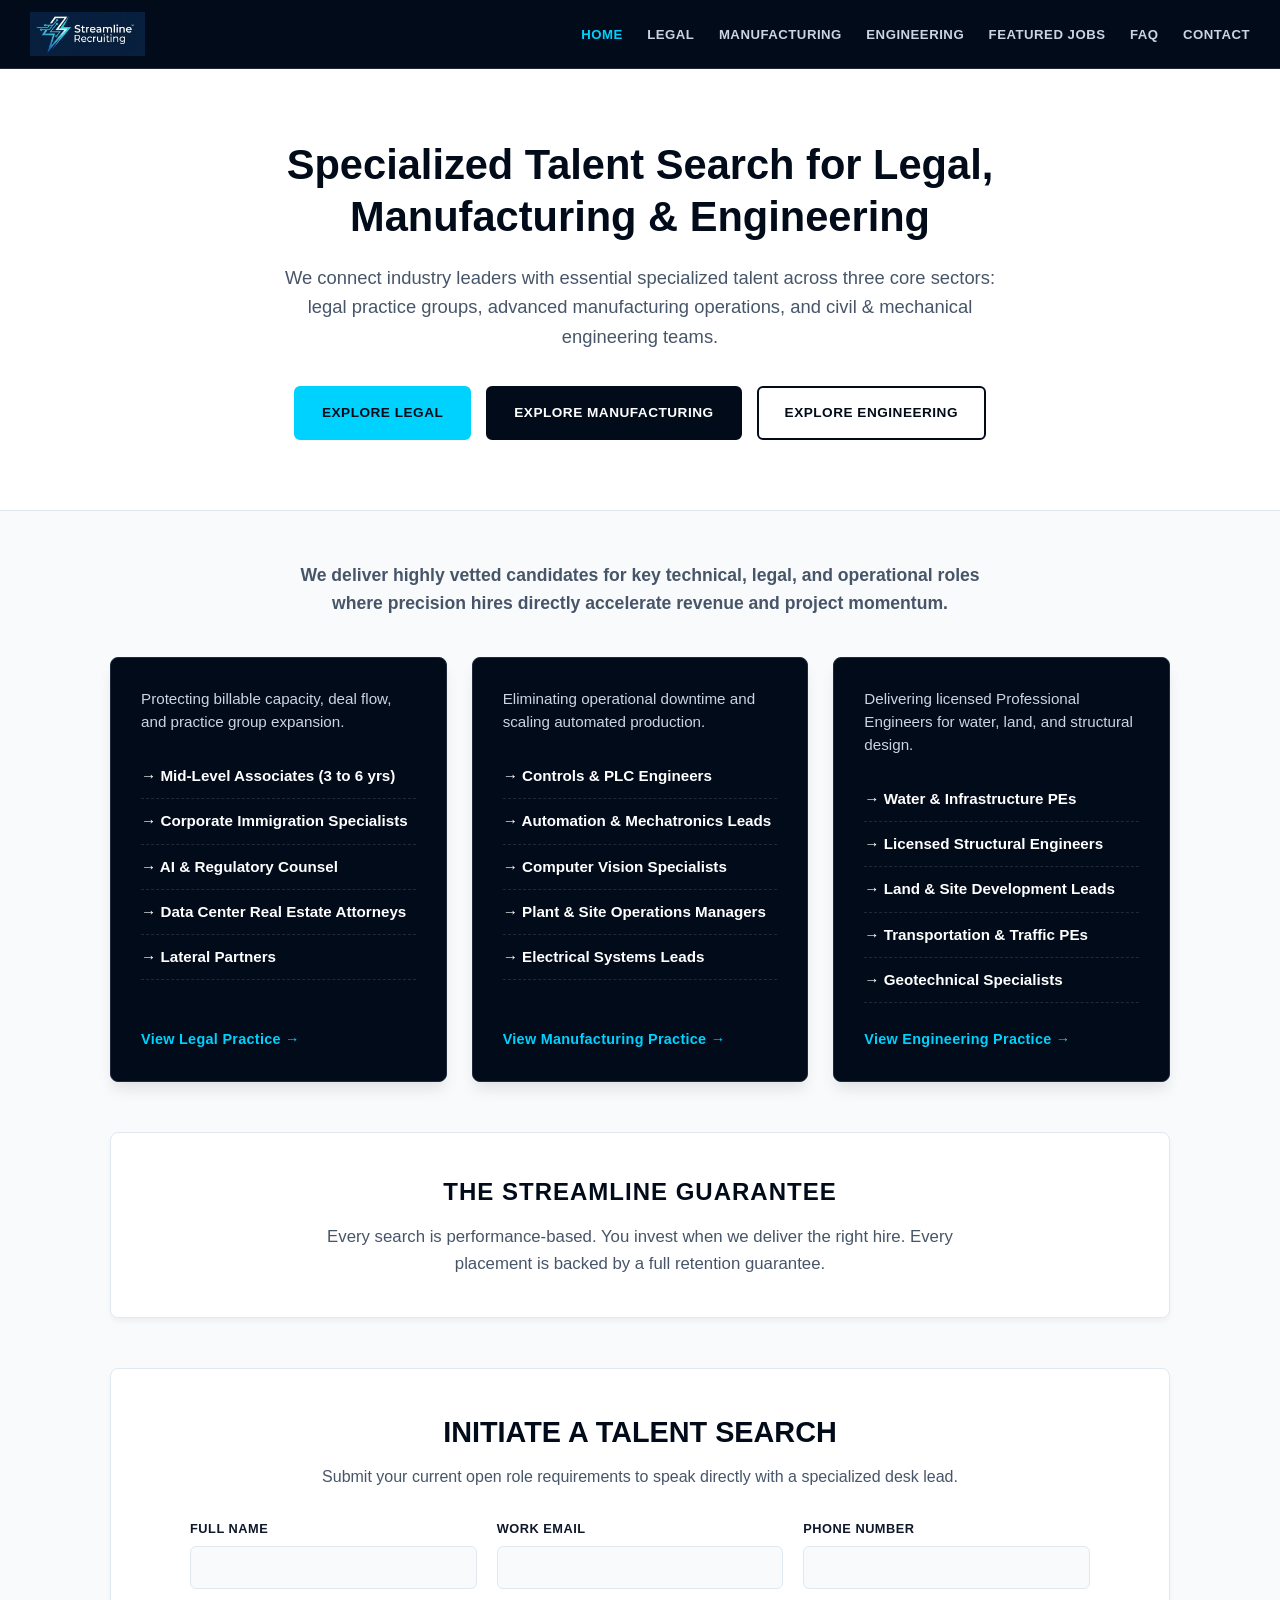
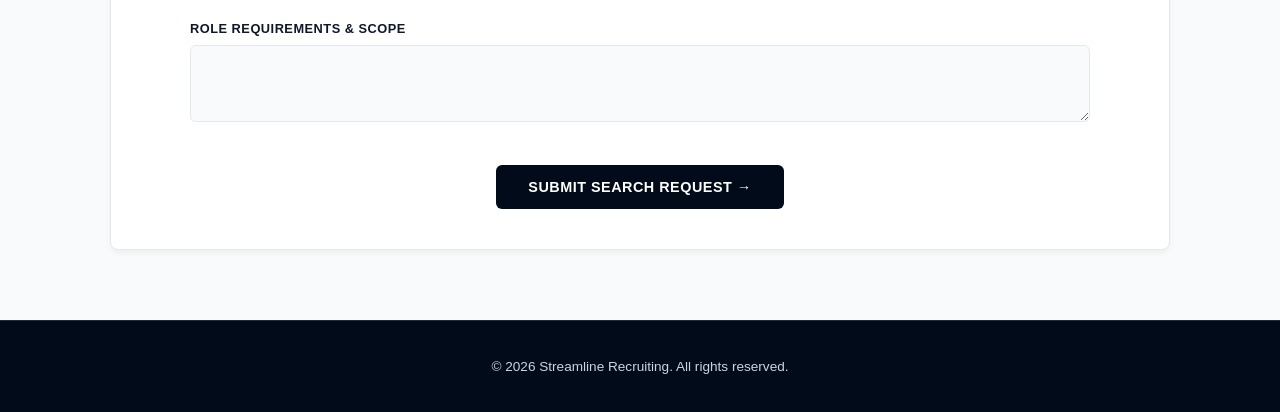
<file: index.html>
<!DOCTYPE html>
<html lang="en">
<head>
    <meta charset="UTF-8">
    <meta name="viewport" content="width=device-width, initial-scale=1.0">
    <title>Streamline Recruiting | Legal, Manufacturing & Engineering Search</title>
    <meta name="description" content="Specialized executive and technical search for Legal, Advanced Manufacturing, and Engineering teams. Streamline Recruiting delivers precision talent.">
    <link rel="canonical" href="https://slrsearch.com/index.html">
    <link rel="stylesheet" href="style.css">
    <style>
        /* Bottom Lead Capture Form Section */
        .bottom-form-section {
            background-color: #ffffff;
            border: 1px solid var(--border-light);
            border-radius: 8px;
            padding: 40px;
            margin-top: 50px;
            box-shadow: 0 4px 6px -1px rgba(0, 0, 0, 0.05);
        }

        .bottom-form-section h2 {
            font-size: 1.8rem;
            color: var(--brand-navy);
            font-weight: 800;
            text-align: center;
            margin-bottom: 8px;
        }

        .bottom-form-section p {
            text-align: center;
            color: var(--text-muted);
            margin-bottom: 30px;
            font-size: 1rem;
        }

        .form-grid {
            display: grid;
            grid-template-columns: repeat(3, 1fr);
            gap: 20px;
            max-width: 900px;
            margin: 0 auto;
        }

        .form-group-full {
            grid-column: 1 / -1;
            margin-top: 10px;
        }

        .form-label {
            display: block;
            font-size: 0.8rem;
            font-weight: 700;
            color: var(--text-dark);
            margin-bottom: 6px;
            text-transform: uppercase;
            letter-spacing: 0.5px;
        }

        .form-input, .form-textarea {
            width: 100%;
            padding: 12px 14px;
            border: 1px solid var(--border-light);
            border-radius: 6px;
            font-size: 0.95rem;
            font-family: inherit;
            background-color: var(--bg-main);
            color: var(--text-dark);
        }

        .form-input:focus, .form-textarea:focus {
            outline: none;
            border-color: var(--brand-blue);
            background-color: #ffffff;
        }

        .submit-btn-wrap {
            grid-column: 1 / -1;
            text-align: center;
            margin-top: 15px;
        }

        .btn-submit {
            background-color: var(--brand-navy);
            color: #ffffff;
            border: none;
            padding: 14px 32px;
            font-weight: 700;
            font-size: 0.9rem;
            text-transform: uppercase;
            letter-spacing: 0.5px;
            border-radius: 6px;
            cursor: pointer;
            transition: all 0.2s ease-in-out;
        }

        .btn-submit:hover {
            opacity: 0.9;
            transform: translateY(-2px);
        }

        @media (max-width: 768px) {
            .form-grid {
                grid-template-columns: 1fr;
            }
        }
    </style>
</head>
<body>

    <header>
        <a href="index.html" class="logo-link">
            <img src="SLR Header.png" alt="Streamline Recruiting" class="logo-img">
        </a>
        <nav>
            <a href="index.html" class="active">Home</a>
            <a href="legal.html">Legal</a>
            <a href="manufacturing.html">Manufacturing</a>
            <a href="engineering.html">Engineering</a>
            <a href="jobs.html">Featured Jobs</a>
            <a href="faq.html">FAQ</a>
            <a href="contact.html">Contact</a>
        </nav>
    </header>

    <!-- Clean Centered Hero Section -->
    <section class="hero">
        <div class="hero-container">
            <h1>Specialized Talent Search for Legal, Manufacturing & Engineering</h1>
            <p>We connect industry leaders with essential specialized talent across three core sectors: legal practice groups, advanced manufacturing operations, and civil & mechanical engineering teams.</p>
            
            <div class="cta-group">
                <a href="legal.html" class="btn btn-cyan">Explore Legal</a>
                <a href="manufacturing.html" class="btn btn-navy">Explore Manufacturing</a>
                <a href="engineering.html" class="btn btn-outline">Explore Engineering</a>
            </div>
        </div>
    </section>

    <!-- Main Content Area -->
    <main class="content-section">
        <p class="section-intro">We deliver highly vetted candidates for key technical, legal, and operational roles where precision hires directly accelerate revenue and project momentum.</p>

        <div class="grid-3">
            <!-- Legal Card -->
            <div class="card-dark">
                <div>
                    <p class="card-header">Protecting billable capacity, deal flow, and practice group expansion.</p>
                    <ul>
                        <li>&rarr; Mid-Level Associates (3 to 6 yrs)</li>
                        <li>&rarr; Corporate Immigration Specialists</li>
                        <li>&rarr; AI & Regulatory Counsel</li>
                        <li>&rarr; Data Center Real Estate Attorneys</li>
                        <li>&rarr; Lateral Partners</li>
                    </ul>
                </div>
                <a href="legal.html" class="card-link">View Legal Practice &rarr;</a>
            </div>

            <!-- Manufacturing Card -->
            <div class="card-dark">
                <div>
                    <p class="card-header">Eliminating operational downtime and scaling automated production.</p>
                    <ul>
                        <li>&rarr; Controls & PLC Engineers</li>
                        <li>&rarr; Automation & Mechatronics Leads</li>
                        <li>&rarr; Computer Vision Specialists</li>
                        <li>&rarr; Plant & Site Operations Managers</li>
                        <li>&rarr; Electrical Systems Leads</li>
                    </ul>
                </div>
                <a href="manufacturing.html" class="card-link">View Manufacturing Practice &rarr;</a>
            </div>

            <!-- Engineering Card -->
            <div class="card-dark">
                <div>
                    <p class="card-header">Delivering licensed Professional Engineers for water, land, and structural design.</p>
                    <ul>
                        <li>&rarr; Water & Infrastructure PEs</li>
                        <li>&rarr; Licensed Structural Engineers</li>
                        <li>&rarr; Land & Site Development Leads</li>
                        <li>&rarr; Transportation & Traffic PEs</li>
                        <li>&rarr; Geotechnical Specialists</li>
                    </ul>
                </div>
                <a href="engineering.html" class="card-link">View Engineering Practice &rarr;</a>
            </div>
        </div>

        <!-- Light Standard Card -->
        <div class="standard-banner">
            <h2>THE STREAMLINE GUARANTEE</h2>
            <p>Every search is performance-based. You invest when we deliver the right hire. Every placement is backed by a full retention guarantee.</p>
        </div>

        <!-- Dedicated Bottom Lead Capture Form Section -->
        <div class="bottom-form-section">
            <h2>INITIATE A TALENT SEARCH</h2>
            <p>Submit your current open role requirements to speak directly with a specialized desk lead.</p>
            
            <form action="https://formspree.io/f/mjgpkbyq" method="POST">
                <div class="form-grid">
                    <div>
                        <label class="form-label" for="full-name">Full Name</label>
                        <input type="text" id="full-name" name="name" class="form-input" required>
                    </div>
                    <div>
                        <label class="form-label" for="work-email">Work Email</label>
                        <input type="email" id="work-email" name="email" class="form-input" required>
                    </div>
                    <div>
                        <label class="form-label" for="phone-number">Phone Number</label>
                        <input type="tel" id="phone-number" name="phone" class="form-input">
                    </div>
                    <div class="form-group-full">
                        <label class="form-label" for="role-details">Role Requirements & Scope</label>
                        <textarea id="role-details" name="details" rows="3" class="form-textarea" required></textarea>
                    </div>
                    <div class="submit-btn-wrap">
                        <button type="submit" class="btn-submit">Submit Search Request &rarr;</button>
                    </div>
                </div>
            </form>
        </div>
    </main>

    <footer>
        &copy; 2026 Streamline Recruiting. All rights reserved.
    </footer>

</body>
</html>
</file>
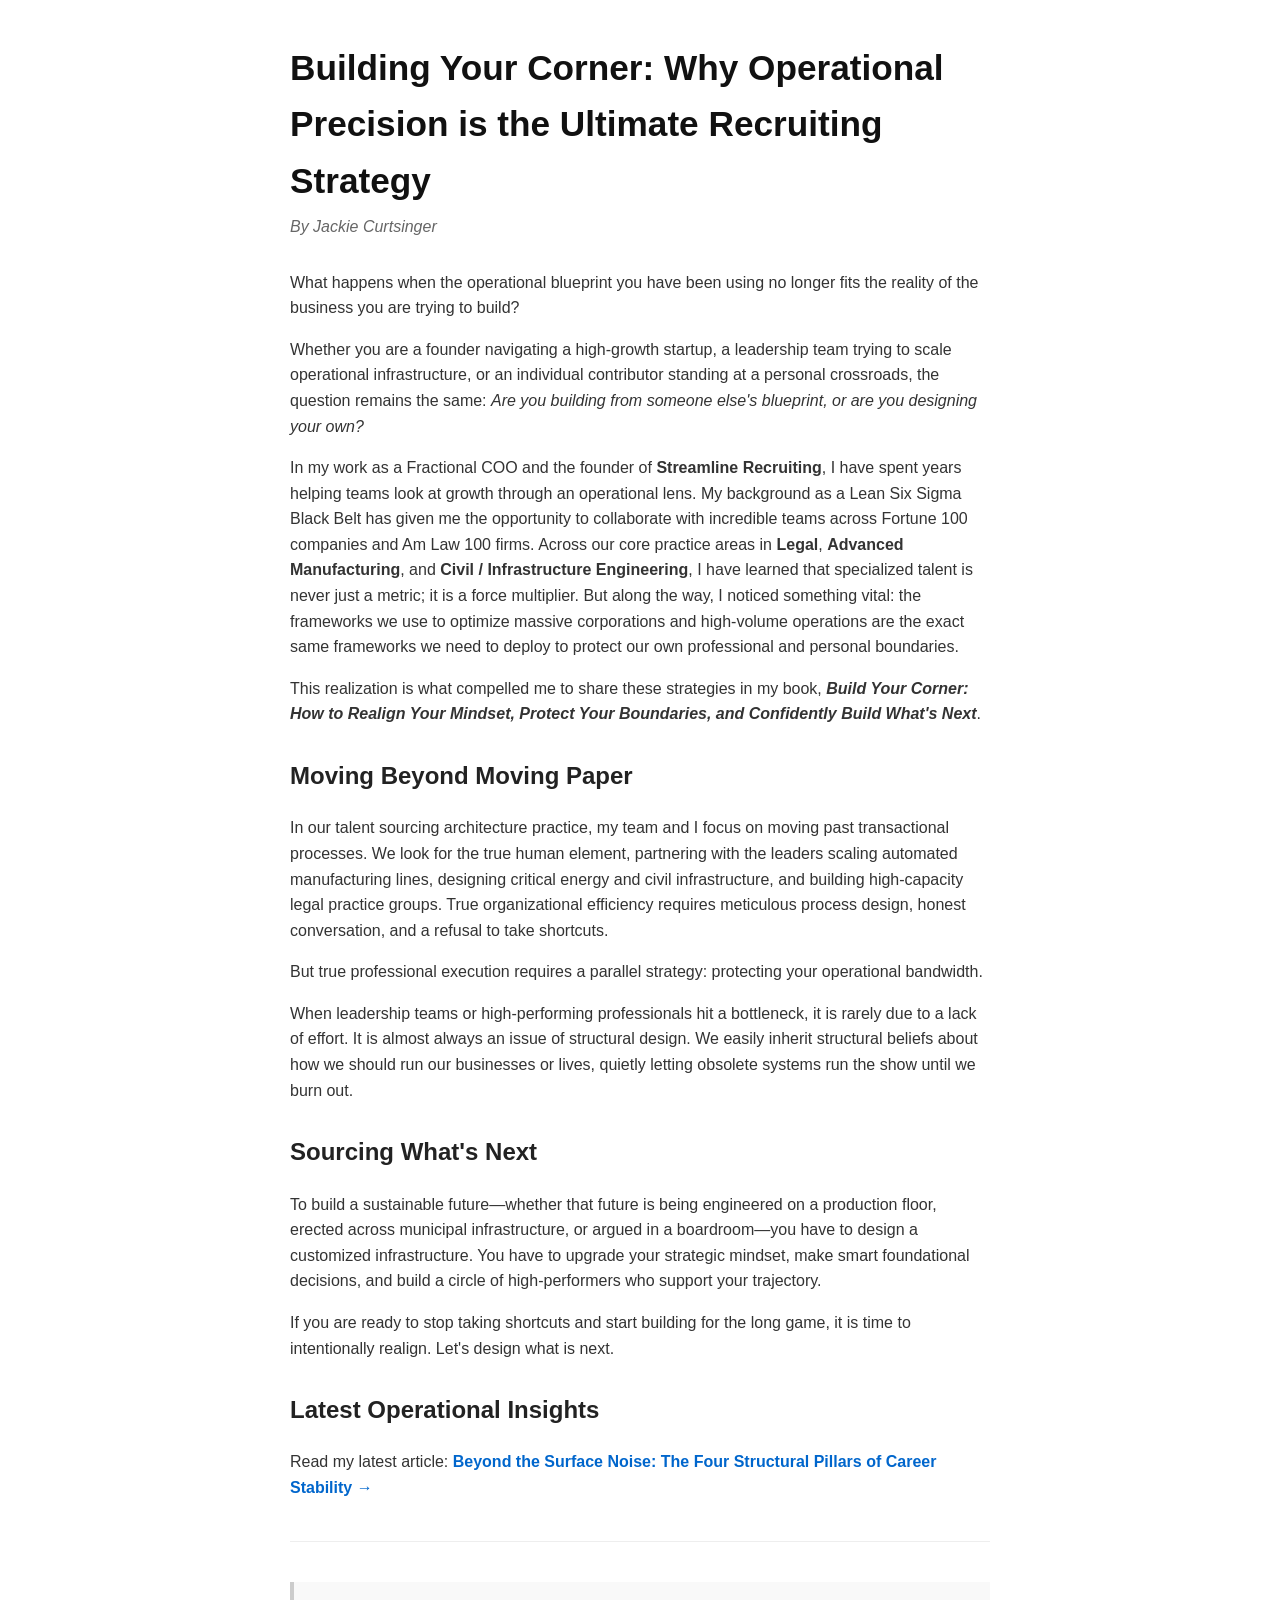
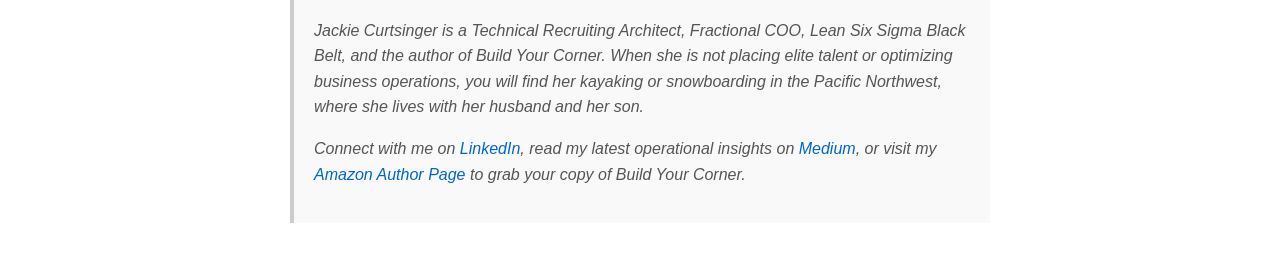
<file: blog.html>
<!DOCTYPE html>
<html lang="en">
<head>
    <meta charset="UTF-8">
    <meta name="viewport" content="width=device-width, initial-scale=1.0">
    
    <!-- Primary Meta Tags -->
    <title>Building Your Corner | Jackie Curtsinger | Streamline Recruiting</title>
    <meta name="title" content="Building Your Corner | Jackie Curtsinger | Streamline Recruiting">
    <meta name="description" content="Technical Recruiting Architect, Fractional COO, and author Jackie Curtsinger breaks down operational precision, talent architecture, and building sustainable infrastructure.">
    <meta name="author" content="Jackie Curtsinger">
    <link rel="canonical" href="https://slrsearch.com/blog.html">

    <!-- Open Graph / Facebook / LinkedIn Preview Cards -->
    <meta property="og:type" content="article">
    <meta property="og:title" content="Building Your Corner | Jackie Curtsinger">
    <meta property="og:description" content="Why operational precision is the ultimate recruiting and business strategy. Insights from Fractional COO Jackie Curtsinger.">
    <meta property="og:url" content="https://slrsearch.com/blog.html">

    <!-- Twitter Card -->
    <meta name="twitter:card" content="summary_large_image">
    <meta name="twitter:title" content="Building Your Corner | Jackie Curtsinger">
    <meta name="twitter:description" content="Why operational precision is the ultimate recruiting and business strategy.">

    <!-- Structured Data / Schema Markup -->
    <script type="application/ld+json">
    {
      "@context": "https://schema.org",
      "@graph": [
        {
          "@type": "Person",
          "@id": "https://slrsearch.com/#person",
          "name": "Jackie Curtsinger",
          "jobTitle": "Fractional COO & Technical Recruiting Architect",
          "worksFor": {
            "@type": "Organization",
            "name": "Streamline Recruiting"
          },
          "sameAs": [
            "https://www.linkedin.com/in/jackie-curtsinger/",
            "https://medium.com/@jackiecurtsinger",
            "https://www.amazon.com/stores/Jackie-Curtsinger/author/B0H3M398SP"
          ]
        },
        {
          "@type": "BlogPosting",
          "headline": "Building Your Corner: Why Operational Precision is the Ultimate Recruiting Strategy",
          "author": {
            "@id": "https://slrsearch.com/#person"
          },
          "publisher": {
            "@type": "Organization",
            "name": "Streamline Recruiting"
          },
          "description": "Exploring operational infrastructure, talent architecture, and building sustainable professional frameworks across Legal, Manufacturing, and Engineering."
        }
      ]
    }
    </script>

    <!-- Google tag (gtag.js) -->
    <script async src="https://www.googletagmanager.com/gtag/js?id=G-YZ2NSWXYCR"></script>
    <script>
      window.dataLayer = window.dataLayer || [];
      function gtag(){dataLayer.push(arguments);}
      gtag('js', new Date());
      gtag('config', 'G-YZ2NSWXYCR');
    </script>

    <style>
        body {
            font-family: -apple-system, BlinkMacSystemFont, "Segoe UI", Roboto, Helvetica, Arial, sans-serif;
            line-height: 1.6;
            color: #333;
            max-width: 700px;
            margin: 40px auto;
            padding: 0 20px;
        }
        h1 { font-size: 2.2em; color: #111; margin-bottom: 5px; }
        h2 { font-size: 1.5em; color: #222; margin-top: 30px; }
        .author { color: #666; font-style: italic; margin-bottom: 30px; }
        hr { border: 0; border-top: 1px solid #eee; margin: 40px 0; }
        .footer-bio { font-style: italic; color: #555; background: #f9f9f9; padding: 20px; border-left: 4px solid #ccc; }
        a { color: #0066cc; text-decoration: none; }
        a:hover { text-decoration: underline; }
    </style>
</head>
<body>

    <h1>Building Your Corner: Why Operational Precision is the Ultimate Recruiting Strategy</h1>
    <div class="author">By Jackie Curtsinger</div>

    <p>What happens when the operational blueprint you have been using no longer fits the reality of the business you are trying to build?</p>

    <p>Whether you are a founder navigating a high-growth startup, a leadership team trying to scale operational infrastructure, or an individual contributor standing at a personal crossroads, the question remains the same: <em>Are you building from someone else's blueprint, or are you designing your own?</em></p>

    <p>In my work as a Fractional COO and the founder of <strong>Streamline Recruiting</strong>, I have spent years helping teams look at growth through an operational lens. My background as a Lean Six Sigma Black Belt has given me the opportunity to collaborate with incredible teams across Fortune 100 companies and Am Law 100 firms. Across our core practice areas in <strong>Legal</strong>, <strong>Advanced Manufacturing</strong>, and <strong>Civil / Infrastructure Engineering</strong>, I have learned that specialized talent is never just a metric; it is a force multiplier. But along the way, I noticed something vital: the frameworks we use to optimize massive corporations and high-volume operations are the exact same frameworks we need to deploy to protect our own professional and personal boundaries.</p>

    <p>This realization is what compelled me to share these strategies in my book, <strong><em>Build Your Corner: How to Realign Your Mindset, Protect Your Boundaries, and Confidently Build What's Next</em></strong>.</p>

    <h2>Moving Beyond Moving Paper</h2>
    <p>In our talent sourcing architecture practice, my team and I focus on moving past transactional processes. We look for the true human element, partnering with the leaders scaling automated manufacturing lines, designing critical energy and civil infrastructure, and building high-capacity legal practice groups. True organizational efficiency requires meticulous process design, honest conversation, and a refusal to take shortcuts.</p>

    <p>But true professional execution requires a parallel strategy: protecting your operational bandwidth.</p>

    <p>When leadership teams or high-performing professionals hit a bottleneck, it is rarely due to a lack of effort. It is almost always an issue of structural design. We easily inherit structural beliefs about how we should run our businesses or lives, quietly letting obsolete systems run the show until we burn out.</p>

    <h2>Sourcing What's Next</h2>
    <p>To build a sustainable future—whether that future is being engineered on a production floor, erected across municipal infrastructure, or argued in a boardroom—you have to design a customized infrastructure. You have to upgrade your strategic mindset, make smart foundational decisions, and build a circle of high-performers who support your trajectory.</p>

    <p>If you are ready to stop taking shortcuts and start building for the long game, it is time to intentionally realign. Let's design what is next.</p>

    <h2>Latest Operational Insights</h2>
    <p>Read my latest article: <a href="https://medium.com/@jackiecurtsinger" target="_blank" rel="noopener"><strong>Beyond the Surface Noise: The Four Structural Pillars of Career Stability</strong> &rarr;</a></p>

    <hr>

    <div class="footer-bio">
        <p>Jackie Curtsinger is a Technical Recruiting Architect, Fractional COO, Lean Six Sigma Black Belt, and the author of Build Your Corner. When she is not placing elite talent or optimizing business operations, you will find her kayaking or snowboarding in the Pacific Northwest, where she lives with her husband and her son.</p>
        <p>Connect with me on <a href="https://www.linkedin.com/in/jackie-curtsinger/" target="_blank" rel="noopener">LinkedIn</a>, read my latest operational insights on <a href="https://medium.com/@jackiecurtsinger" target="_blank" rel="noopener">Medium</a>, or visit my <a href="https://www.amazon.com/stores/Jackie-Curtsinger/author/B0H3M398SP?ref=ap_rdr&shoppingPortalEnabled=true&ccs_id=b477b60c-f95f-47c8-87a7-08ae81958ccf" target="_blank" rel="noopener">Amazon Author Page</a> to grab your copy of Build Your Corner.</p>
    </div>

</body>
</html>
</file>
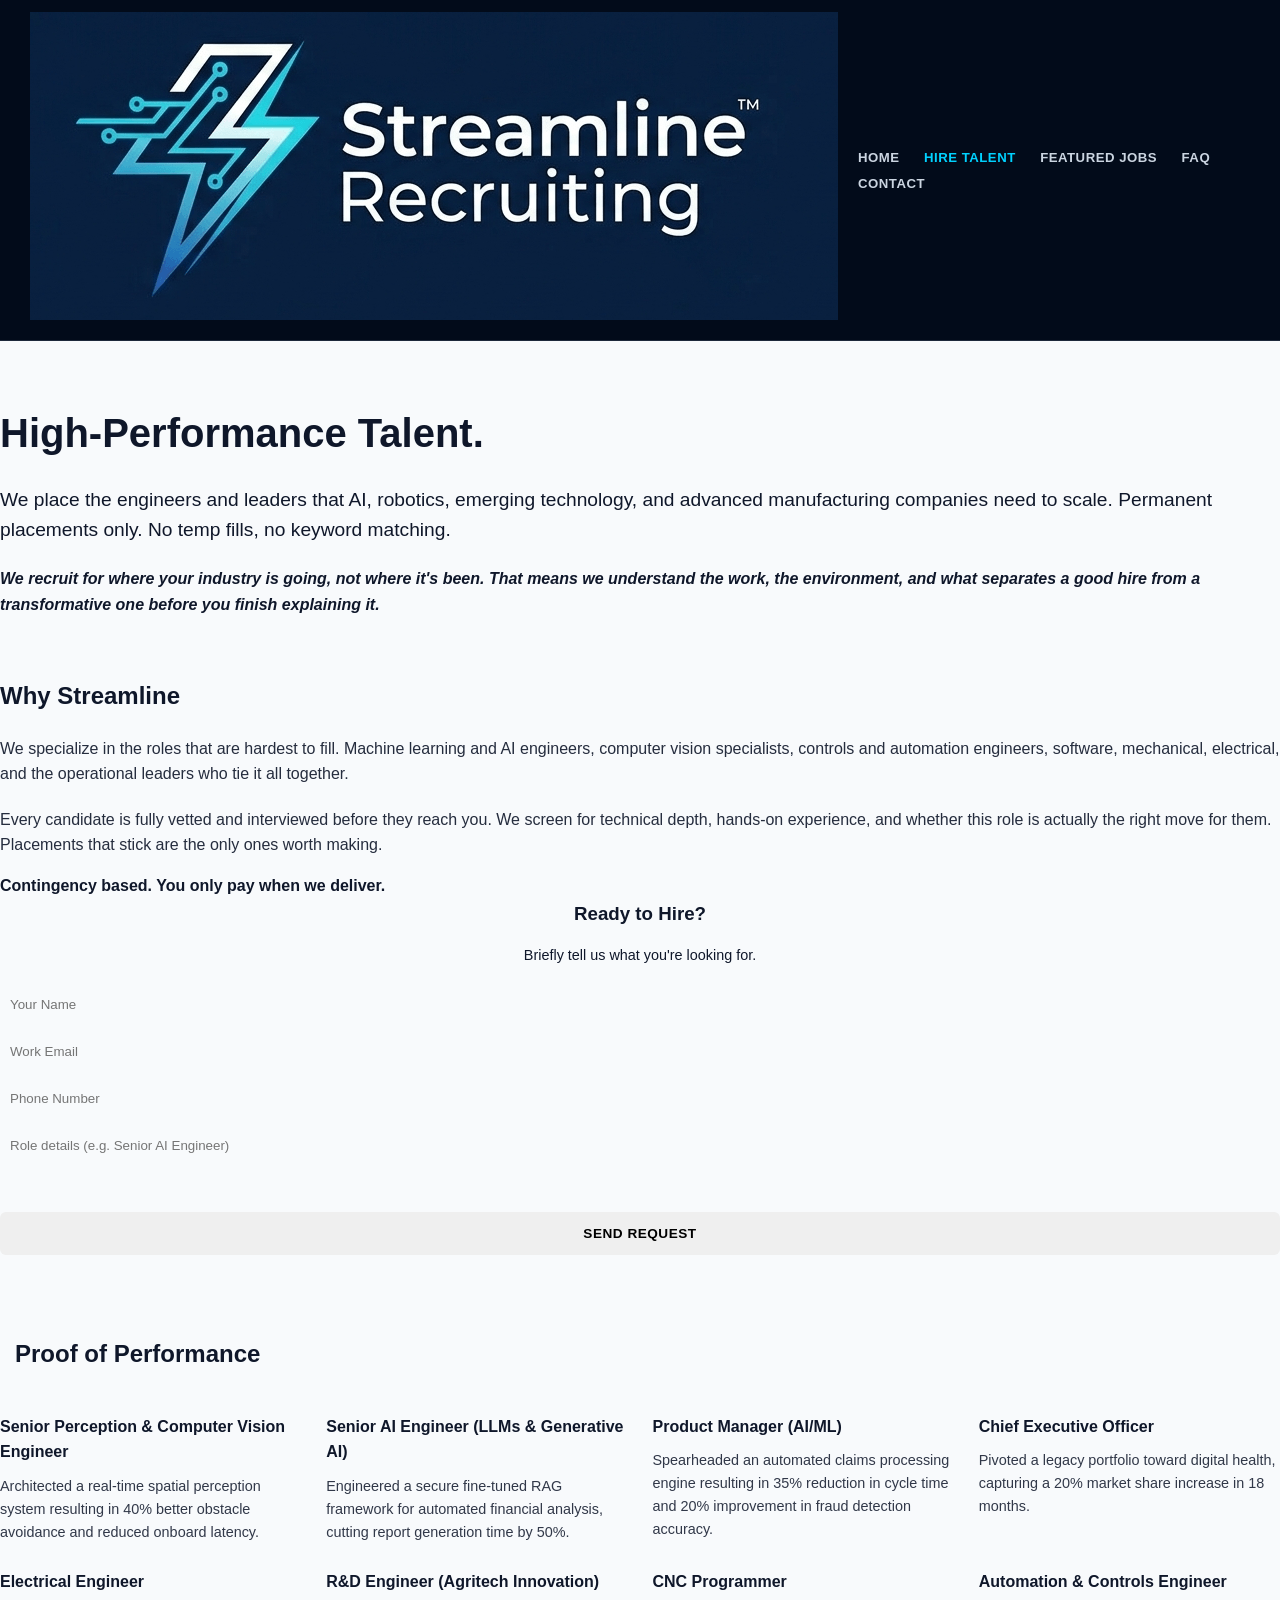
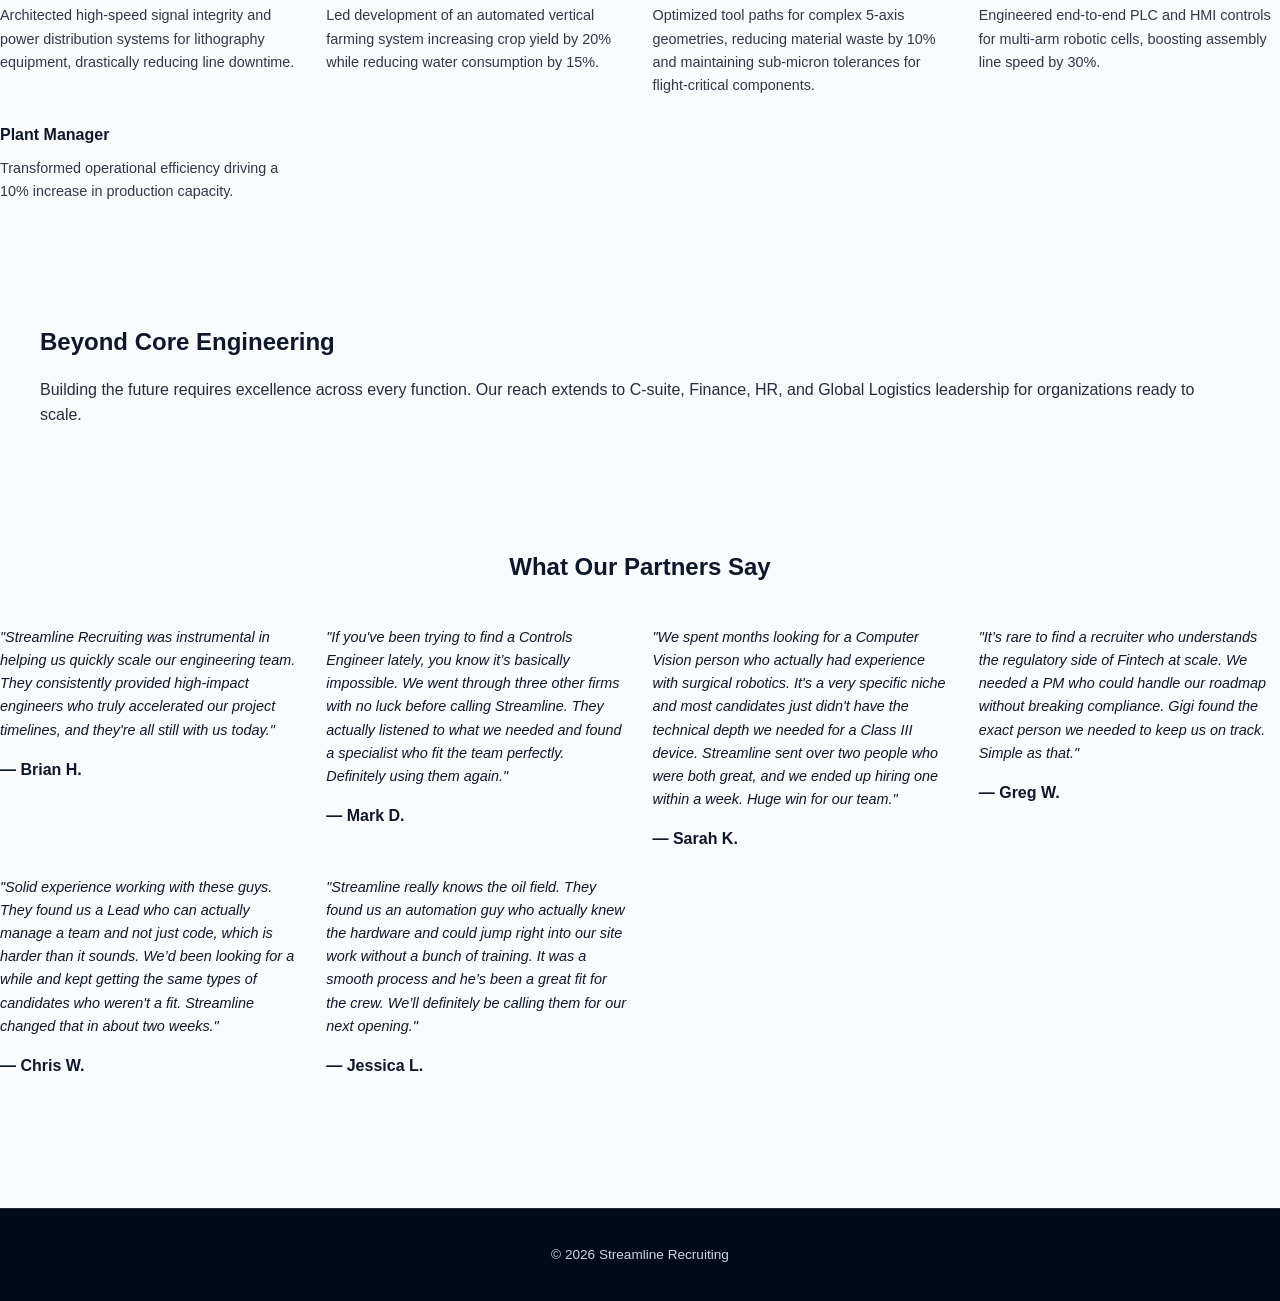
<file: for-employers.html>
<!DOCTYPE html>
<html lang="en">
<head>
    <meta charset="UTF-8">
    <meta name="viewport" content="width=device-width, initial-scale=1.0">
    <link rel="stylesheet" href="style.css">
    <title>For Employers | Streamline Recruiting</title>
    <style>
        /* Ensuring form elements inside the card look professional */
        .card form input, .card form textarea {
            width: 100%;
            padding: 10px;
            margin-bottom: 12px;
            background: rgba(255, 255, 255, 0.05);
            border: 1px solid var(--border);
            color: white;
            border-radius: 4px;
            font-family: inherit;
        }
        .card form textarea { resize: none; }
    </style>
</head>
<body class="inner-page">
    <header>
        <div class="logo-wrap">
            <a href="index.html"><img src="SLR Header.png" alt="Streamline Recruiting"></a>
        </div>
        <nav>
            <a href="index.html">Home</a>
            <a href="for-employers.html" class="active">Hire Talent</a>
            <a href="jobs.html">Featured Jobs</a>
            <a href="faq.html">FAQ</a>
            <a href="contact.html">Contact</a>
        </nav>
    </header>

    <main>
        <section class="container" style="padding: 60px 0;">
            <div style="margin-bottom: 60px;">
                <h1 style="font-size: 2.5rem; margin-bottom: 20px;">High-Performance <span style="color:var(--blue)">Talent.</span></h1>
                <p style="font-size: 1.2rem; line-height: 1.6; margin-bottom: 20px;">We place the engineers and leaders that AI, robotics, emerging technology, and advanced manufacturing companies need to scale. Permanent placements only. No temp fills, no keyword matching.</p>
                <p style="font-style: italic; color: var(--blue); font-weight: 600;">We recruit for where your industry is going, not where it's been. That means we understand the work, the environment, and what separates a good hire from a transformative one before you finish explaining it.</p>
            </div>

            <div class="home-split-grid" style="margin-bottom: 80px;">
                <div>
                    <h2 style="margin-bottom:20px;">Why Streamline</h2>
                    <p style="margin-bottom: 20px; opacity: 0.9;">We specialize in the roles that are hardest to fill. Machine learning and AI engineers, computer vision specialists, controls and automation engineers, software, mechanical, electrical, and the operational leaders who tie it all together.</p>
                    <p style="opacity: 0.9;">Every candidate is fully vetted and interviewed before they reach you. We screen for technical depth, hands-on experience, and whether this role is actually the right move for them. Placements that stick are the only ones worth making.</p>
                    <p style="margin-top: 15px; font-weight: bold; color: var(--blue);">Contingency based. You only pay when we deliver.</p>
                </div>

                <div class="card" style="text-align: left;">
                    <h3 style="color:var(--blue); margin-bottom:15px; text-align: center;">Ready to Hire?</h3>
                    <p style="margin-bottom: 20px; text-align: center; font-size: 0.9rem;">Briefly tell us what you're looking for.</p>
                    
                    <form action="https://formspree.io/f/mjgpkbyq" method="POST">
                        <input type="text" name="name" placeholder="Your Name" required>
                        <input type="email" name="email" placeholder="Work Email" required>
                        <input type="tel" name="phone" placeholder="Phone Number" required>
                        <textarea name="message" rows="3" placeholder="Role details (e.g. Senior AI Engineer)" required></textarea>
                        <button type="submit" class="btn" style="width: 100%; border: none; cursor: pointer;">Send Request</button>
                    </form>
                </div>
            </div>

            <div style="margin-bottom: 80px;">
                <h2 style="margin-bottom: 40px; border-left: 4px solid var(--blue); padding-left: 15px;">Proof of Performance</h2>
                <div class="grid-3">
                    <div class="card">
                        <h4 style="color:var(--blue); margin-bottom: 10px;">Senior Perception & Computer Vision Engineer</h4>
                        <p style="font-size: 0.9rem; opacity: 0.85;">Architected a real-time spatial perception system resulting in 40% better obstacle avoidance and reduced onboard latency.</p>
                    </div>
                    <div class="card">
                        <h4 style="color:var(--blue); margin-bottom: 10px;">Senior AI Engineer (LLMs & Generative AI)</h4>
                        <p style="font-size: 0.9rem; opacity: 0.85;">Engineered a secure fine-tuned RAG framework for automated financial analysis, cutting report generation time by 50%.</p>
                    </div>
                    <div class="card">
                        <h4 style="color:var(--blue); margin-bottom: 10px;">Product Manager (AI/ML)</h4>
                        <p style="font-size: 0.9rem; opacity: 0.85;">Spearheaded an automated claims processing engine resulting in 35% reduction in cycle time and 20% improvement in fraud detection accuracy.</p>
                    </div>
                    <div class="card">
                        <h4 style="color:var(--blue); margin-bottom: 10px;">Chief Executive Officer</h4>
                        <p style="font-size: 0.9rem; opacity: 0.85;">Pivoted a legacy portfolio toward digital health, capturing a 20% market share increase in 18 months.</p>
                    </div>
                    <div class="card">
                        <h4 style="color:var(--blue); margin-bottom: 10px;">Electrical Engineer</h4>
                        <p style="font-size: 0.9rem; opacity: 0.85;">Architected high-speed signal integrity and power distribution systems for lithography equipment, drastically reducing line downtime.</p>
                    </div>
                    <div class="card">
                        <h4 style="color:var(--blue); margin-bottom: 10px;">R&D Engineer (Agritech Innovation)</h4>
                        <p style="font-size: 0.9rem; opacity: 0.85;">Led development of an automated vertical farming system increasing crop yield by 20% while reducing water consumption by 15%.</p>
                    </div>
                    <div class="card">
                        <h4 style="color:var(--blue); margin-bottom: 10px;">CNC Programmer</h4>
                        <p style="font-size: 0.9rem; opacity: 0.85;">Optimized tool paths for complex 5-axis geometries, reducing material waste by 10% and maintaining sub-micron tolerances for flight-critical components.</p>
                    </div>
                    <div class="card">
                        <h4 style="color:var(--blue); margin-bottom: 10px;">Automation & Controls Engineer</h4>
                        <p style="font-size: 0.9rem; opacity: 0.85;">Engineered end-to-end PLC and HMI controls for multi-arm robotic cells, boosting assembly line speed by 30%.</p>
                    </div>
                    <div class="card">
                        <h4 style="color:var(--blue); margin-bottom: 10px;">Plant Manager</h4>
                        <p style="font-size: 0.9rem; opacity: 0.85;">Transformed operational efficiency driving a 10% increase in production capacity.</p>
                    </div>
                </div>
            </div>

            <div style="background: rgba(255, 255, 255, 0.02); padding: 40px; border-radius: 8px; border: 1px solid var(--border); margin-bottom: 80px;">
                <h2 style="margin-bottom: 15px;">Beyond Core Engineering</h2>
                <p style="opacity: 0.9;">Building the future requires excellence across every function. Our reach extends to C-suite, Finance, HR, and Global Logistics leadership for organizations ready to scale.</p>
            </div>

            <div style="margin-top:80px;">
                <h2 style="text-align:center; margin-bottom:40px; color: var(--blue);">What Our Partners Say</h2>
                <div class="grid-3">
                    <div class="card">
                        <p style="font-style:italic; margin-bottom: 15px; font-size: 0.9rem;">"Streamline Recruiting was instrumental in helping us quickly scale our engineering team. They consistently provided high-impact engineers who truly accelerated our project timelines, and they're all still with us today."</p>
                        <strong>— Brian H.</strong>
                    </div>
                    <div class="card">
                        <p style="font-style:italic; margin-bottom: 15px; font-size: 0.9rem;">"If you've been trying to find a Controls Engineer lately, you know it’s basically impossible. We went through three other firms with no luck before calling Streamline. They actually listened to what we needed and found a specialist who fit the team perfectly. Definitely using them again."</p>
                        <strong>— Mark D.</strong>
                    </div>
                    <div class="card">
                        <p style="font-style:italic; margin-bottom: 15px; font-size: 0.9rem;">"We spent months looking for a Computer Vision person who actually had experience with surgical robotics. It's a very specific niche and most candidates just didn't have the technical depth we needed for a Class III device. Streamline sent over two people who were both great, and we ended up hiring one within a week. Huge win for our team."</p>
                        <strong>— Sarah K.</strong>
                    </div>
                    <div class="card">
                        <p style="font-style:italic; margin-bottom: 15px; font-size: 0.9rem;">"It’s rare to find a recruiter who understands the regulatory side of Fintech at scale. We needed a PM who could handle our roadmap without breaking compliance. Gigi found the exact person we needed to keep us on track. Simple as that."</p>
                        <strong>— Greg W.</strong>
                    </div>
                    <div class="card">
                        <p style="font-style:italic; margin-bottom: 15px; font-size: 0.9rem;">"Solid experience working with these guys. They found us a Lead who can actually manage a team and not just code, which is harder than it sounds. We’d been looking for a while and kept getting the same types of candidates who weren't a fit. Streamline changed that in about two weeks."</p>
                        <strong>— Chris W.</strong>
                    </div>
                    <div class="card">
                        <p style="font-style:italic; margin-bottom: 15px; font-size: 0.9rem;">"Streamline really knows the oil field. They found us an automation guy who actually knew the hardware and could jump right into our site work without a bunch of training. It was a smooth process and he’s been a great fit for the crew. We’ll definitely be calling them for our next opening."</p>
                        <strong>— Jessica L.</strong>
                    </div>
                </div>
            </div>
        </section>
    </main>

    <footer>
        <div class="container">
            <p>© 2026 Streamline Recruiting</p>
        </div>
    </footer>
</body>
</html>
</file>
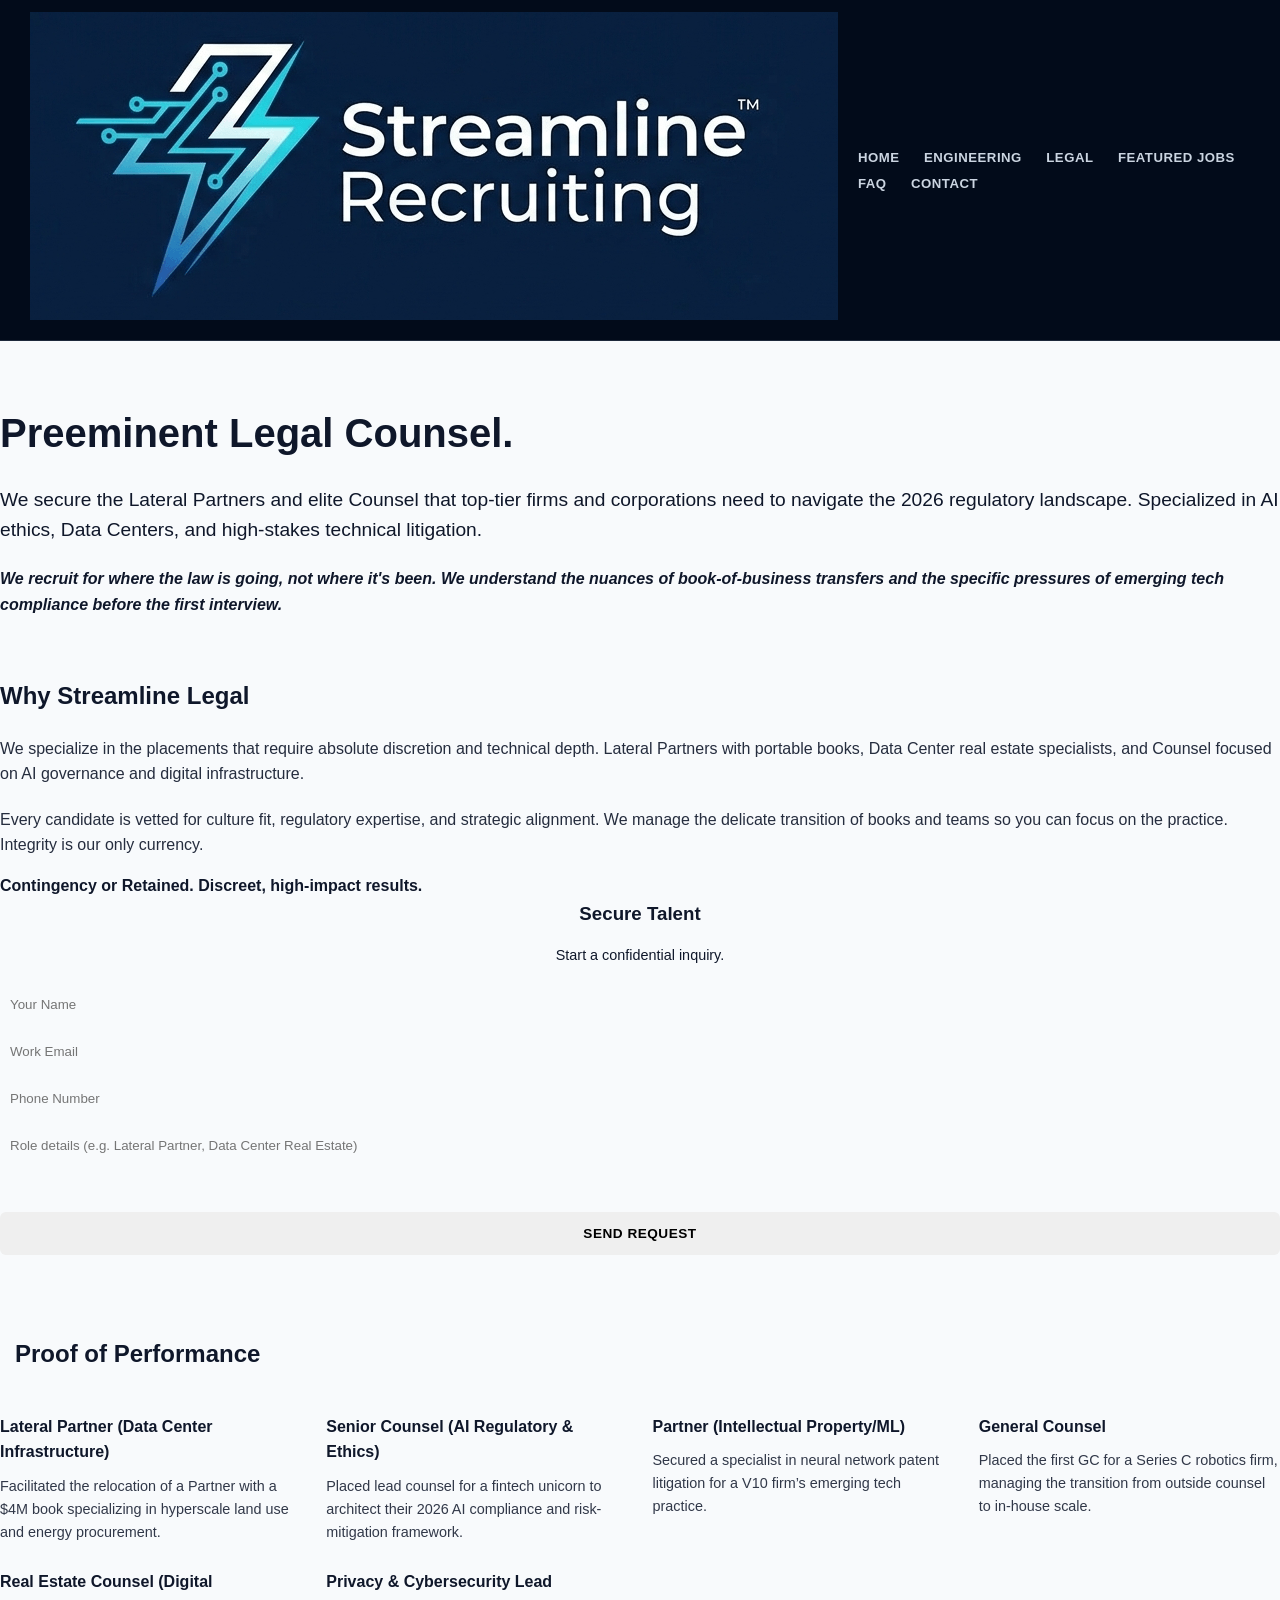
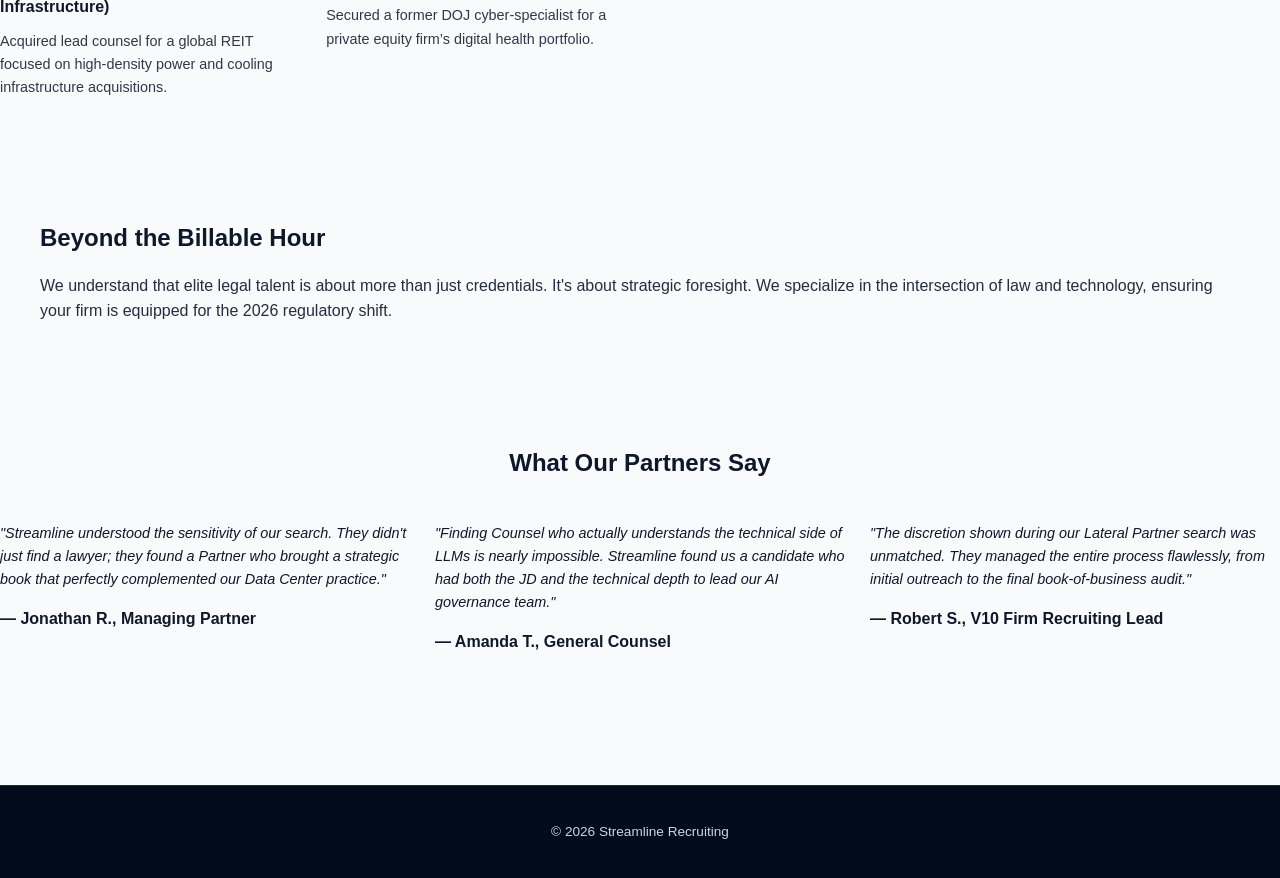
<file: Legal.html>
<!DOCTYPE html>
<html lang="en">
<head>
    <meta charset="UTF-8">
    <meta name="viewport" content="width=device-width, initial-scale=1.0">
    <link rel="stylesheet" href="style.css">
    <title>Legal Division | Streamline Recruiting</title>
    <style>
        .card form input, .card form textarea {
            width: 100%;
            padding: 10px;
            margin-bottom: 12px;
            background: rgba(255, 255, 255, 0.05);
            border: 1px solid var(--border);
            color: white;
            border-radius: 4px;
            font-family: inherit;
        }
        .card form textarea { resize: none; }
    </style>
</head>
<body class="inner-page">
   <header>
        <div class="logo-wrap">
            <a href="index.html"><img src="SLR Header.png" alt="Streamline Recruiting"></a>
        </div>
        <nav>
            <a href="index.html">Home</a>
            <a href="engineering.html">Engineering</a>
            <a href="legal.html">Legal</a>
            <a href="jobs.html">Featured Jobs</a>
            <a href="faq.html">FAQ</a>
            <a href="contact.html">Contact</a>
        </nav>
    </header>

    <main>
        <section class="container" style="padding: 60px 0;">
            <div style="margin-bottom: 60px;">
                <h1 style="font-size: 2.5rem; margin-bottom: 20px;">Preeminent <span style="color:var(--blue)">Legal Counsel.</span></h1>
                <p style="font-size: 1.2rem; line-height: 1.6; margin-bottom: 20px;">We secure the Lateral Partners and elite Counsel that top-tier firms and corporations need to navigate the 2026 regulatory landscape. Specialized in AI ethics, Data Centers, and high-stakes technical litigation.</p>
                <p style="font-style: italic; color: var(--blue); font-weight: 600;">We recruit for where the law is going, not where it's been. We understand the nuances of book-of-business transfers and the specific pressures of emerging tech compliance before the first interview.</p>
            </div>

            <div class="home-split-grid" style="margin-bottom: 80px;">
                <div>
                    <h2 style="margin-bottom:20px;">Why Streamline Legal</h2>
                    <p style="margin-bottom: 20px; opacity: 0.9;">We specialize in the placements that require absolute discretion and technical depth. Lateral Partners with portable books, Data Center real estate specialists, and Counsel focused on AI governance and digital infrastructure.</p>
                    <p style="opacity: 0.9;">Every candidate is vetted for culture fit, regulatory expertise, and strategic alignment. We manage the delicate transition of books and teams so you can focus on the practice. Integrity is our only currency.</p>
                    <p style="margin-top: 15px; font-weight: bold; color: var(--blue);">Contingency or Retained. Discreet, high-impact results.</p>
                </div>

                <div class="card" style="text-align: left;">
                    <h3 style="color:var(--blue); margin-bottom:15px; text-align: center;">Secure Talent</h3>
                    <p style="margin-bottom: 20px; text-align: center; font-size: 0.9rem;">Start a confidential inquiry.</p>
                    
                    <form action="https://formspree.io/f/mjgpkbyq" method="POST">
                        <input type="text" name="name" placeholder="Your Name" required>
                        <input type="email" name="email" placeholder="Work Email" required>
                        <input type="tel" name="phone" placeholder="Phone Number" required>
                        <textarea name="message" rows="3" placeholder="Role details (e.g. Lateral Partner, Data Center Real Estate)" required></textarea>
                        <button type="submit" class="btn" style="width: 100%; border: none; cursor: pointer;">Send Request</button>
                    </form>
                </div>
            </div>

            <div style="margin-bottom: 80px;">
                <h2 style="margin-bottom: 40px; border-left: 4px solid var(--blue); padding-left: 15px;">Proof of Performance</h2>
                <div class="grid-3">
                    <div class="card">
                        <h4 style="color:var(--blue); margin-bottom: 10px;">Lateral Partner (Data Center Infrastructure)</h4>
                        <p style="font-size: 0.9rem; opacity: 0.85;">Facilitated the relocation of a Partner with a $4M book specializing in hyperscale land use and energy procurement.</p>
                    </div>
                    <div class="card">
                        <h4 style="color:var(--blue); margin-bottom: 10px;">Senior Counsel (AI Regulatory & Ethics)</h4>
                        <p style="font-size: 0.9rem; opacity: 0.85;">Placed lead counsel for a fintech unicorn to architect their 2026 AI compliance and risk-mitigation framework.</p>
                    </div>
                    <div class="card">
                        <h4 style="color:var(--blue); margin-bottom: 10px;">Partner (Intellectual Property/ML)</h4>
                        <p style="font-size: 0.9rem; opacity: 0.85;">Secured a specialist in neural network patent litigation for a V10 firm’s emerging tech practice.</p>
                    </div>
                    <div class="card">
                        <h4 style="color:var(--blue); margin-bottom: 10px;">General Counsel</h4>
                        <p style="font-size: 0.9rem; opacity: 0.85;">Placed the first GC for a Series C robotics firm, managing the transition from outside counsel to in-house scale.</p>
                    </div>
                    <div class="card">
                        <h4 style="color:var(--blue); margin-bottom: 10px;">Real Estate Counsel (Digital Infrastructure)</h4>
                        <p style="font-size: 0.9rem; opacity: 0.85;">Acquired lead counsel for a global REIT focused on high-density power and cooling infrastructure acquisitions.</p>
                    </div>
                    <div class="card">
                        <h4 style="color:var(--blue); margin-bottom: 10px;">Privacy & Cybersecurity Lead</h4>
                        <p style="font-size: 0.9rem; opacity: 0.85;">Secured a former DOJ cyber-specialist for a private equity firm’s digital health portfolio.</p>
                    </div>
                </div>
            </div>

            <div style="background: rgba(255, 255, 255, 0.02); padding: 40px; border-radius: 8px; border: 1px solid var(--border); margin-bottom: 80px;">
                <h2 style="margin-bottom: 15px;">Beyond the Billable Hour</h2>
                <p style="opacity: 0.9;">We understand that elite legal talent is about more than just credentials. It's about strategic foresight. We specialize in the intersection of law and technology, ensuring your firm is equipped for the 2026 regulatory shift.</p>
            </div>

            <div style="margin-top:80px;">
                <h2 style="text-align:center; margin-bottom:40px; color: var(--blue);">What Our Partners Say</h2>
                <div class="grid-3">
                    <div class="card">
                        <p style="font-style:italic; margin-bottom: 15px; font-size: 0.9rem;">"Streamline understood the sensitivity of our search. They didn't just find a lawyer; they found a Partner who brought a strategic book that perfectly complemented our Data Center practice."</p>
                        <strong>— Jonathan R., Managing Partner</strong>
                    </div>
                    <div class="card">
                        <p style="font-style:italic; margin-bottom: 15px; font-size: 0.9rem;">"Finding Counsel who actually understands the technical side of LLMs is nearly impossible. Streamline found us a candidate who had both the JD and the technical depth to lead our AI governance team."</p>
                        <strong>— Amanda T., General Counsel</strong>
                    </div>
                    <div class="card">
                        <p style="font-style:italic; margin-bottom: 15px; font-size: 0.9rem;">"The discretion shown during our Lateral Partner search was unmatched. They managed the entire process flawlessly, from initial outreach to the final book-of-business audit."</p>
                        <strong>— Robert S., V10 Firm Recruiting Lead</strong>
                    </div>
                </div>
            </div>
        </section>
    </main>

    <footer>
        <div class="container">
            <p>© 2026 Streamline Recruiting</p>
        </div>
    </footer>
</body>
</html>
</file>
<file: style.css>
/* ==========================================================================
   STREAMLINE RECRUITING - MASTER STYLESHEET (style.css)
   Aesthetic: Hybrid High-Contrast Light Mode with Deep Navy Accents
   ========================================================================== */

:root {
    --bg-main: #f8fafc;
    --bg-card-dark: #020b1a;
    --bg-card-light: #ffffff;
    --text-dark: #0f172a;
    --text-muted: #475569;
    --text-light: #ffffff;
    --text-light-muted: #cbd5e1;
    --brand-navy: #020b1a;
    --brand-cyan: #00d2ff;
    --brand-blue: #0284c7;
    --border-dark: #1e293b;
    --border-light: #e2e8f0;
}

* {
    box-sizing: border-box;
    margin: 0;
    padding: 0;
}

body {
    font-family: -apple-system, BlinkMacSystemFont, "Segoe UI", Roboto, Helvetica, Arial, sans-serif;
    background-color: var(--bg-main);
    color: var(--text-dark);
    line-height: 1.6;
}

/* ==========================================================================
   Top Navigation Header
   ========================================================================== */
header {
    background-color: var(--brand-navy);
    padding: 12px 30px;
    display: flex;
    justify-content: space-between;
    align-items: center;
    position: sticky;
    top: 0;
    z-index: 1000;
    border-bottom: 1px solid var(--border-dark);
}

.logo-link {
    display: flex;
    align-items: center;
    text-decoration: none;
    max-height: 48px;
}

/* Strict image sizing fix to stop logo from stretching */
.logo-img {
    height: 44px !important;
    width: auto !important;
    max-width: 260px !important;
    object-fit: contain;
    display: block;
}

nav a {
    color: #cbd5e1;
    text-decoration: none;
    margin-left: 20px;
    font-size: 0.825rem;
    font-weight: 700;
    text-transform: uppercase;
    letter-spacing: 0.5px;
    transition: color 0.2s ease;
}

nav a:hover, 
nav a.active {
    color: var(--brand-cyan);
}

/* ==========================================================================
   Hero Banner
   ========================================================================== */
.hero {
    background-color: #ffffff;
    padding: 70px 20px;
    text-align: center;
    border-bottom: 1px solid var(--border-light);
}

.hero-container {
    max-width: 850px;
    margin: 0 auto;
}

.hero h1 {
    font-size: 2.6rem;
    color: var(--brand-navy);
    font-weight: 900;
    line-height: 1.25;
    margin-bottom: 20px;
}

.hero p {
    font-size: 1.15rem;
    color: var(--text-muted);
    margin-bottom: 35px;
    max-width: 720px;
    margin-left: auto;
    margin-right: auto;
    font-weight: 400;
}

/* ==========================================================================
   Action Buttons
   ========================================================================== */
.cta-group {
    display: flex;
    justify-content: center;
    gap: 15px;
    flex-wrap: wrap;
}

.btn {
    padding: 14px 26px;
    font-weight: 700;
    text-decoration: none;
    border-radius: 6px;
    text-transform: uppercase;
    font-size: 0.85rem;
    letter-spacing: 0.5px;
    transition: all 0.2s ease-in-out;
}

.btn-cyan {
    background-color: var(--brand-cyan);
    color: var(--brand-navy);
    border: 2px solid var(--brand-cyan);
}

.btn-navy {
    background-color: var(--brand-navy);
    color: var(--text-light);
    border: 2px solid var(--brand-navy);
}

.btn-outline {
    background-color: transparent;
    color: var(--brand-navy);
    border: 2px solid var(--brand-navy);
}

.btn:hover {
    opacity: 0.9;
    transform: translateY(-2px);
}

/* ==========================================================================
   Main Content Layout
   ========================================================================== */
.content-section {
    max-width: 1100px;
    margin: 50px auto;
    padding: 0 20px;
}

.section-intro {
    text-align: center;
    font-size: 1.1rem;
    font-weight: 600;
    color: var(--text-muted);
    margin-bottom: 40px;
    max-width: 700px;
    margin-left: auto;
    margin-right: auto;
}

/* ==========================================================================
   Practice Area Cards (Dark Blue Accent Blocks)
   ========================================================================== */
.grid-3 {
    display: grid;
    grid-template-columns: repeat(auto-fit, minmax(300px, 1fr));
    gap: 25px;
}

.card-dark {
    background: var(--bg-card-dark);
    border: 1px solid var(--border-dark);
    border-radius: 8px;
    padding: 30px;
    box-shadow: 0 10px 15px -3px rgba(0, 0, 0, 0.1);
    display: flex;
    flex-direction: column;
    justify-content: space-between;
}

.card-dark .card-header {
    font-size: 0.95rem;
    font-weight: 500;
    color: #cbd5e1;
    margin-bottom: 20px;
    min-height: 45px;
    line-height: 1.5;
}

.card-dark ul {
    list-style: none;
    margin-bottom: 25px;
}

.card-dark ul li {
    font-size: 0.95rem;
    font-weight: 700;
    color: var(--text-light);
    padding: 10px 0;
    border-bottom: 1px dashed var(--border-dark);
}

.card-dark .card-link {
    display: inline-block;
    color: var(--brand-cyan);
    font-weight: 700;
    text-decoration: none;
    font-size: 0.9rem;
    letter-spacing: 0.3px;
}

.card-dark .card-link:hover {
    text-decoration: underline;
}

/* ==========================================================================
   Standard Banner Box
   ========================================================================== */
.standard-banner {
    background: #ffffff;
    border: 1px solid var(--border-light);
    border-radius: 8px;
    padding: 40px 25px;
    text-align: center;
    margin-top: 50px;
    box-shadow: 0 4px 6px -1px rgba(0, 0, 0, 0.05);
}

.standard-banner h2 {
    font-size: 1.5rem;
    color: var(--brand-navy);
    margin-bottom: 12px;
    letter-spacing: 1px;
    font-weight: 800;
}

.standard-banner p {
    color: var(--text-muted);
    font-size: 1.05rem;
    max-width: 650px;
    margin: 0 auto;
    line-height: 1.6;
}

/* ==========================================================================
   Footer
   ========================================================================== */
footer {
    text-align: center;
    padding: 35px 20px;
    background-color: var(--brand-navy);
    color: var(--text-light-muted);
    font-size: 0.85rem;
    margin-top: 70px;
    border-top: 1px solid var(--border-dark);
}

/* ==========================================================================
   Mobile Responsiveness
   ========================================================================== */
@media (max-width: 768px) {
    header {
        flex-direction: column;
        gap: 15px;
    }

    nav a {
        margin: 0 5px;
        font-size: 0.75rem;
    }

    .hero h1 {
        font-size: 2rem;
    }

    .cta-group {
        flex-direction: column;
    }

    .btn {
        width: 100%;
    }
}
</file>
